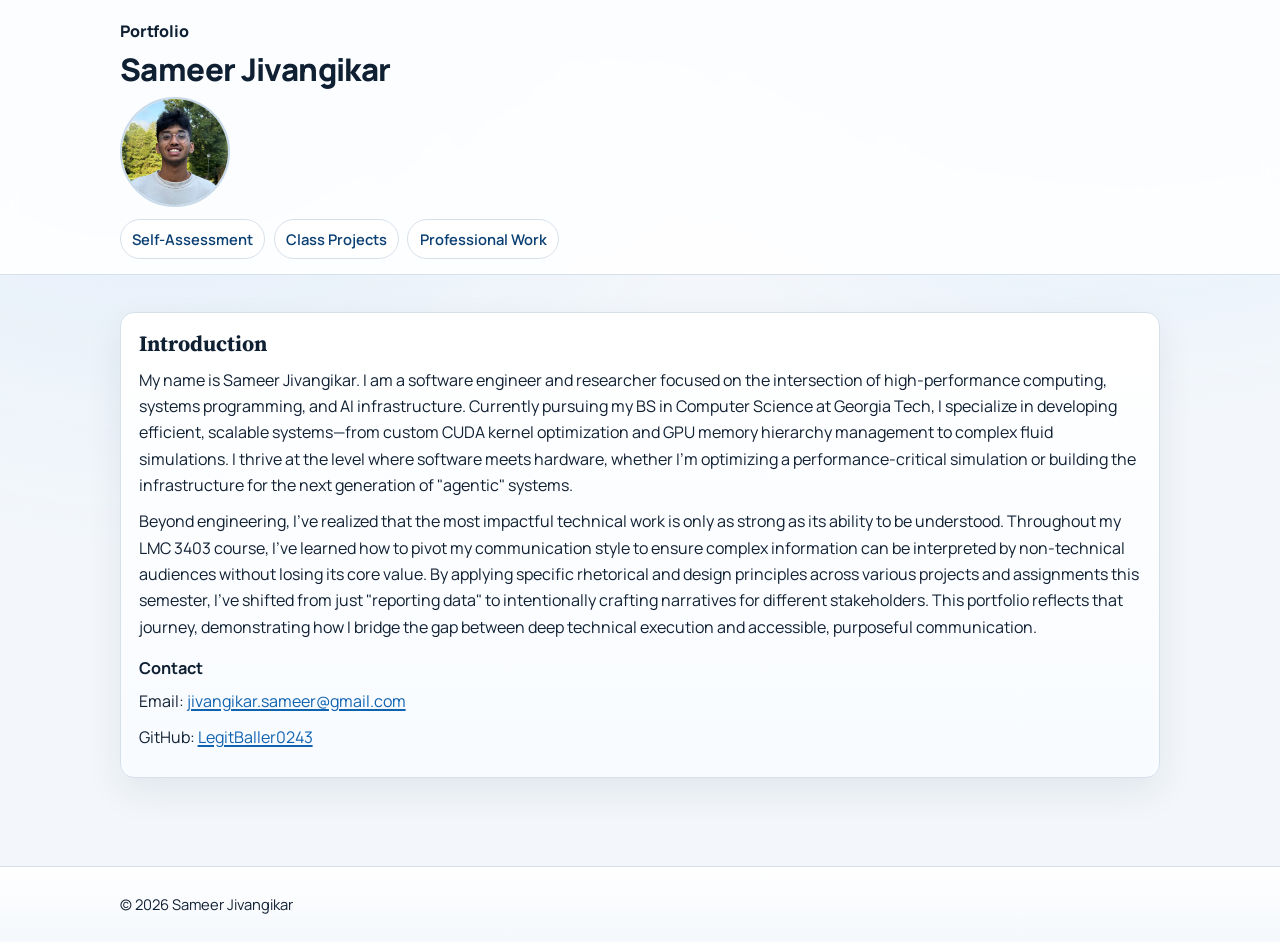
<file: index.html>
<!doctype html>
<html lang="en">
  <head>
    <meta charset="UTF-8" />
    <meta name="viewport" content="width=device-width, initial-scale=1.0" />
    <title>Portfolio | Sameer Jivangikar</title>
    <link rel="stylesheet" href="css/styles.css" />
  </head>
  <body>
    <a class="skip-link" href="#main-content">Skip to main content</a>

    <header class="site-header">
      <div class="header-inner">
        <p class="site-brand"><a href="index.html">Portfolio</a></p>
        <h1>Sameer Jivangikar</h1>
        <div class="profile-circle">
          <img class="profile-image" src="profile.jpg" alt="Profile photo of Sameer Jivangikar" />
        </div>
        <nav aria-label="Primary">
          <ul>
            <li><a href="self-assessment.html">Self-Assessment</a></li>
            <li><a href="class-projects.html">Class Projects</a></li>
            <li><a href="professional-work.html">Professional Work</a></li>
          </ul>
        </nav>
      </div>
    </header>

    <main id="main-content">
      <div class="main-inner">
        <section aria-labelledby="intro-heading">
          <h2 id="intro-heading">Introduction</h2>
          <p>
          My name is Sameer Jivangikar. I am a software engineer and researcher focused on the intersection of high-performance computing, systems programming, and AI infrastructure. 
          Currently pursuing my BS in Computer Science at Georgia Tech, I specialize in developing efficient, scalable systems—from custom CUDA kernel optimization and GPU memory hierarchy management to complex fluid simulations. 
          I thrive at the level where software meets hardware, whether I'm optimizing a performance-critical simulation or building the infrastructure for the next generation of "agentic" systems. </p>
          <p>
          Beyond engineering, I’ve realized that the most impactful technical work is only as strong as its ability to be understood. Throughout my LMC 3403 course, I’ve learned how to pivot my communication style to ensure complex information can be interpreted by non-technical audiences without losing its core value. 
          By applying specific rhetorical and design principles across various projects and assignments this semester, I’ve shifted from just "reporting data" to intentionally crafting narratives for different stakeholders. 
          This portfolio reflects that journey, demonstrating how I bridge the gap between deep technical execution and accessible, purposeful communication.
          </p>
          <h3>Contact</h3>
          <p>Email: <a class="inline-link" href="mailto:jivangikar.sameer@gmail.com">jivangikar.sameer@gmail.com</a></p>
          <p>GitHub: <a class="inline-link" href="https://github.com/LegitBaller0243" target="_blank" rel="noopener noreferrer">LegitBaller0243</a></p>
        </section>
      </div>
    </main>

    <footer class="site-footer">
      <div class="footer-inner small">
        <p>© 2026 Sameer Jivangikar</p>
      </div>
    </footer>
  </body>
</html>
</file>
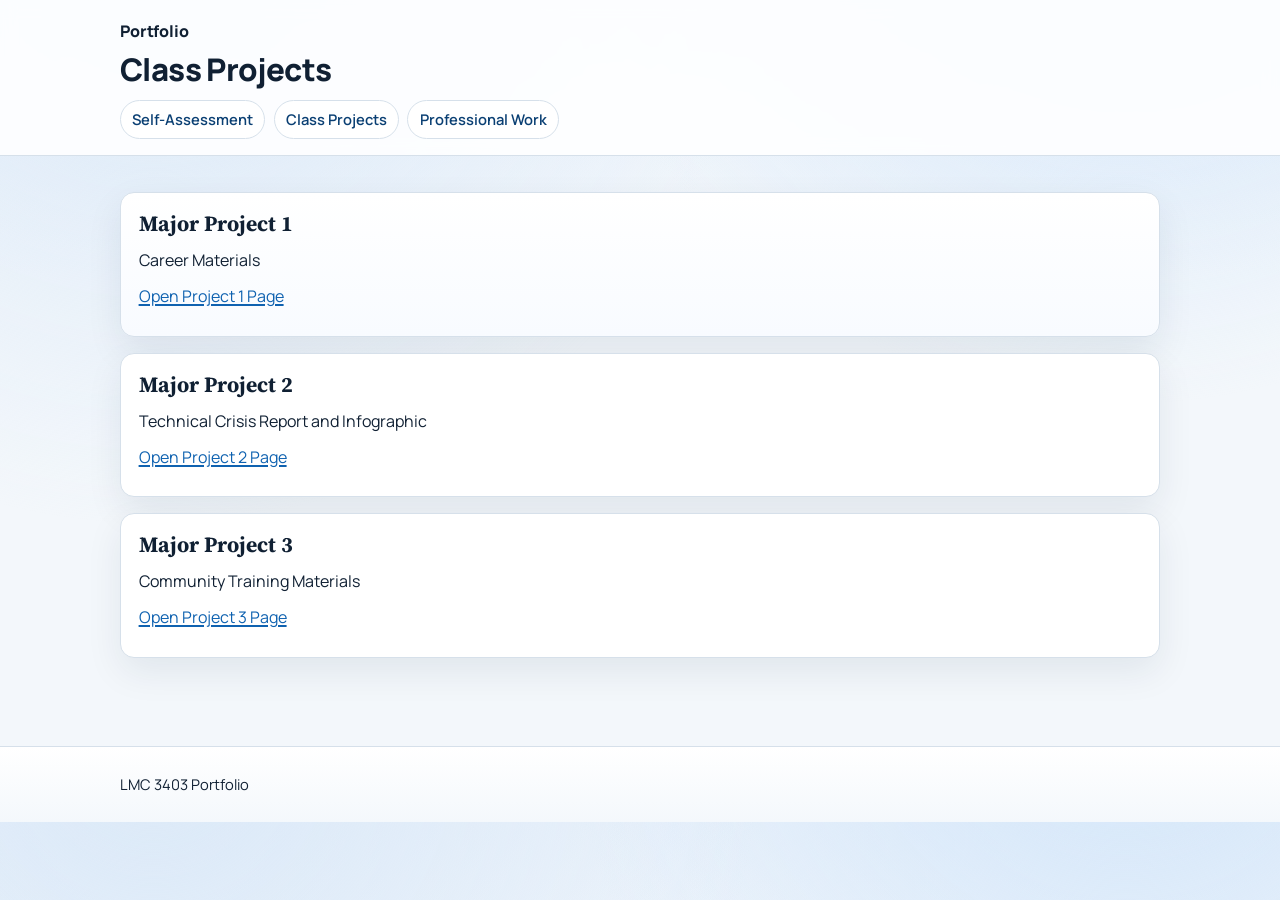
<file: class-projects.html>
<!doctype html>
<html lang="en">
  <head>
    <meta charset="UTF-8" />
    <meta name="viewport" content="width=device-width, initial-scale=1.0" />
    <title>Portfolio | Class Projects</title>
    <link rel="stylesheet" href="css/styles.css" />
  </head>
  <body>
    <a class="skip-link" href="#main-content">Skip to main content</a>

    <header class="site-header">
      <div class="header-inner">
        <p class="site-brand"><a href="index.html">Portfolio</a></p>
        <h1>Class Projects</h1>
        <nav aria-label="Primary">
          <ul>
            <li><a href="self-assessment.html">Self-Assessment</a></li>
            <li><a href="class-projects.html">Class Projects</a></li>
            <li><a href="professional-work.html">Professional Work</a></li>
          </ul>
        </nav>
      </div>
    </header>

    <main id="main-content">
      <div class="main-inner">
        <section>
          <h2>Major Project 1</h2>
          <p>Career Materials</p>
          <p><a class="inline-link" href="projects/project-1.html">Open Project 1 Page</a></p>
        </section>

        <section>
          <h2>Major Project 2</h2>
          <p>Technical Crisis Report and Infographic</p>
          <p><a class="inline-link" href="projects/project-2.html">Open Project 2 Page</a></p>
        </section>

        <section>
          <h2>Major Project 3</h2>
          <p>Community Training Materials</p>
          <p><a class="inline-link" href="projects/project-3.html">Open Project 3 Page</a></p>
        </section>
      </div>
    </main>

    <footer class="site-footer">
      <div class="footer-inner small">
        <p>LMC 3403 Portfolio</p>
      </div>
    </footer>
  </body>
</html>
</file>
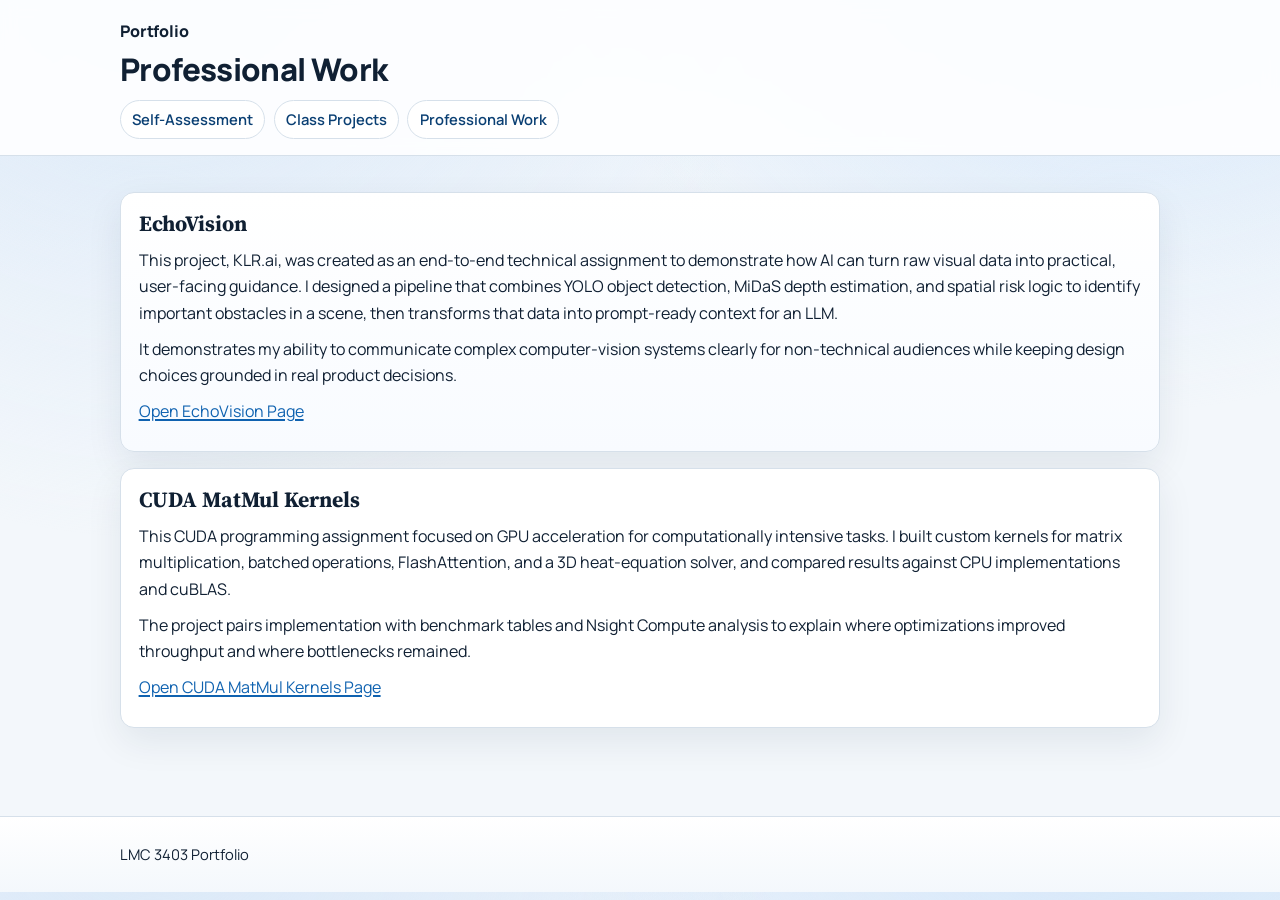
<file: professional-work.html>
<!doctype html>
<html lang="en">
  <head>
    <meta charset="UTF-8" />
    <meta name="viewport" content="width=device-width, initial-scale=1.0" />
    <title>Portfolio | Professional Work</title>
    <link rel="stylesheet" href="css/styles.css" />
  </head>
  <body>
    <a class="skip-link" href="#main-content">Skip to main content</a>

    <header class="site-header">
      <div class="header-inner">
        <p class="site-brand"><a href="index.html">Portfolio</a></p>
        <h1>Professional Work</h1>
        <nav aria-label="Primary">
          <ul>
            <li><a href="self-assessment.html">Self-Assessment</a></li>
            <li><a href="class-projects.html">Class Projects</a></li>
            <li><a href="professional-work.html">Professional Work</a></li>
          </ul>
        </nav>
      </div>
    </header>

    <main id="main-content">
      <div class="main-inner">
        <section>
          <h2>EchoVision</h2>
          <p>This project, KLR.ai, was created as an end-to-end technical assignment to demonstrate how AI can turn raw visual data into practical, user-facing guidance. I designed a pipeline that combines YOLO object detection, MiDaS depth estimation, and spatial risk logic to identify important obstacles in a scene, then transforms that data into prompt-ready context for an LLM.</p>
          <p>It demonstrates my ability to communicate complex computer-vision systems clearly for non-technical audiences while keeping design choices grounded in real product decisions.</p>
          <p><a class="inline-link" href="professional/proj-a.html">Open EchoVision Page</a></p>
        </section>

        <section>
          <h2>CUDA MatMul Kernels</h2>
          <p>This CUDA programming assignment focused on GPU acceleration for computationally intensive tasks. I built custom kernels for matrix multiplication, batched operations, FlashAttention, and a 3D heat-equation solver, and compared results against CPU implementations and cuBLAS.</p>
          <p>The project pairs implementation with benchmark tables and Nsight Compute analysis to explain where optimizations improved throughput and where bottlenecks remained.</p>
          <p><a class="inline-link" href="professional/proj-b.html">Open CUDA MatMul Kernels Page</a></p>
        </section>
      </div>
    </main>

    <footer class="site-footer">
      <div class="footer-inner small">
        <p>LMC 3403 Portfolio</p>
      </div>
    </footer>
  </body>
</html>
</file>
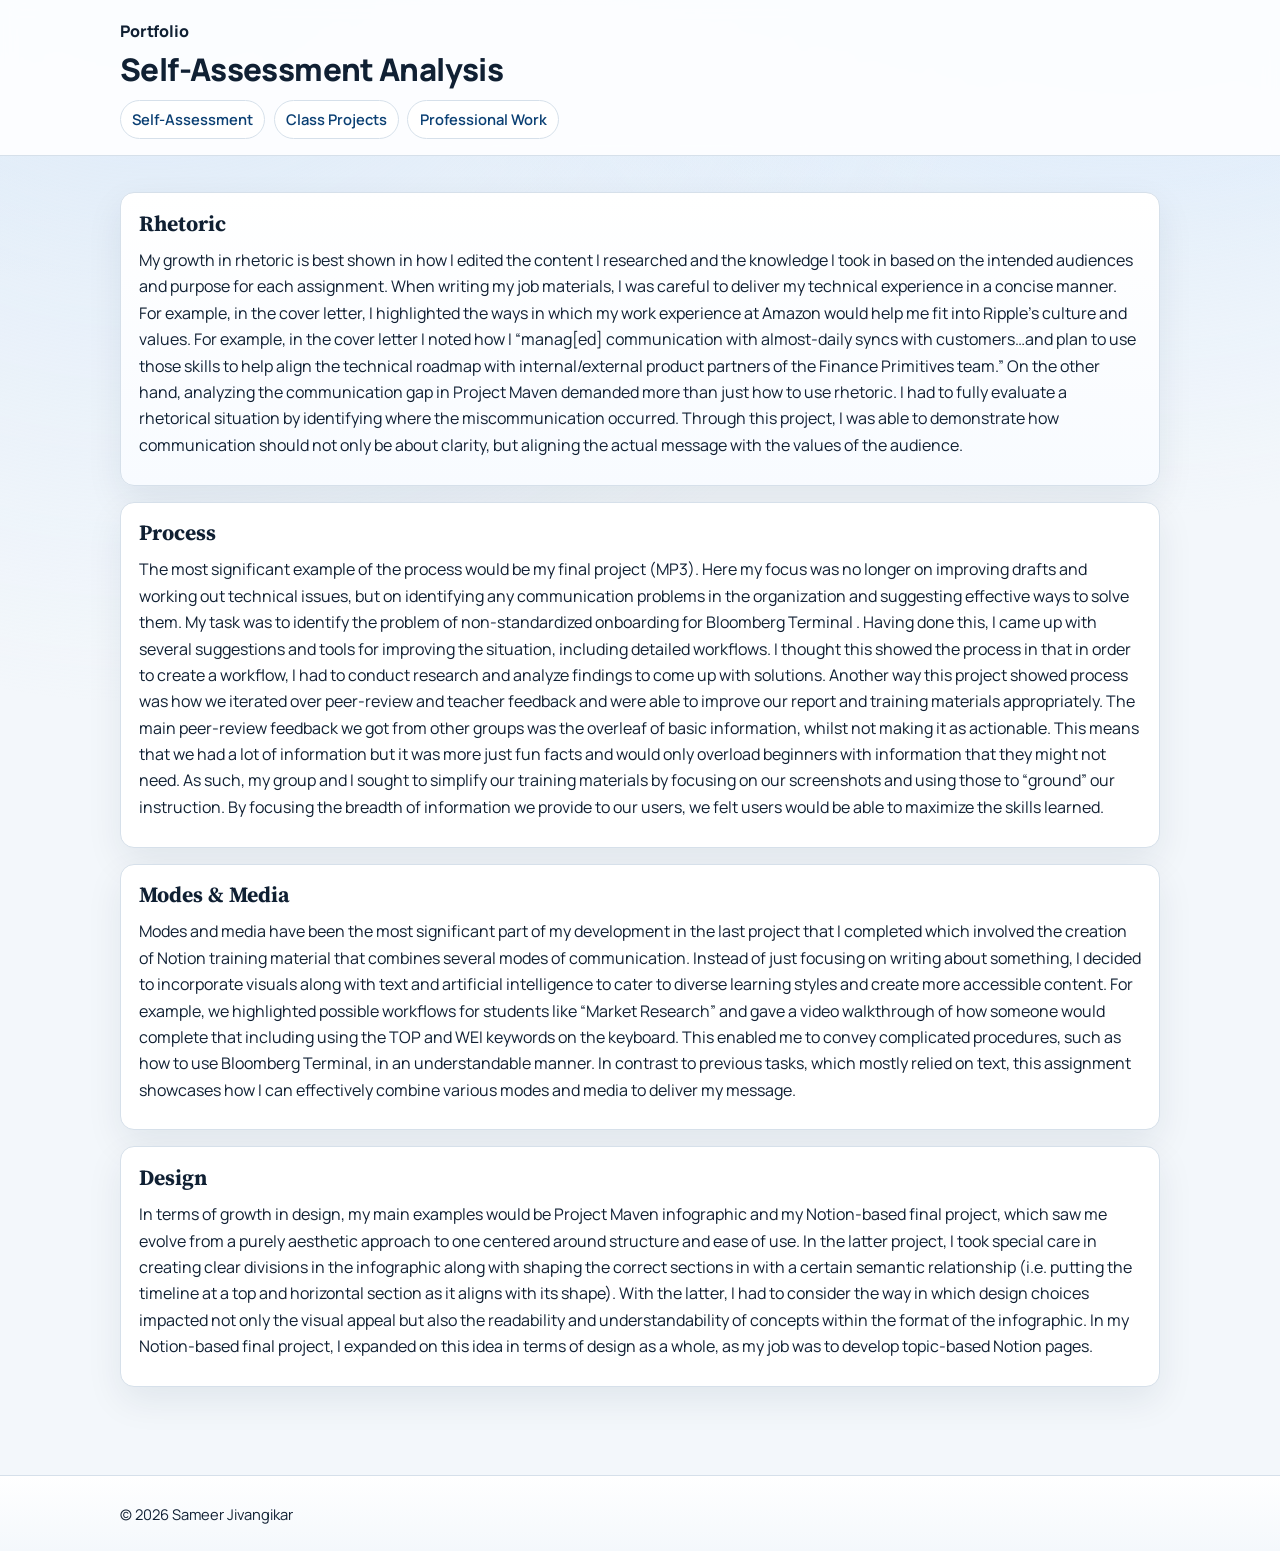
<file: self-assessment.html>
<!doctype html>
<html lang="en">
  <head>
    <meta charset="UTF-8" />
    <meta name="viewport" content="width=device-width, initial-scale=1.0" />
    <title>Portfolio | Self-Assessment</title>
    <link rel="stylesheet" href="css/styles.css" />
  </head>
  <body>
    <a class="skip-link" href="#main-content">Skip to main content</a>

    <header class="site-header">
      <div class="header-inner">
        <p class="site-brand"><a href="index.html">Portfolio</a></p>
        <h1>Self-Assessment Analysis</h1>
        <nav aria-label="Primary">
          <ul>
            <li><a href="self-assessment.html">Self-Assessment</a></li>
            <li><a href="class-projects.html">Class Projects</a></li>
            <li><a href="professional-work.html">Professional Work</a></li>
          </ul>
        </nav>
      </div>
    </header>

    <main id="main-content">
      <div class="main-inner">
        <section>
          <h2>Rhetoric</h2>
          <p>My growth in rhetoric is best shown in how I edited the content I researched and the knowledge I took in based on the intended audiences and purpose for each assignment. When writing my job materials, I was careful to deliver my technical experience in a concise manner. For example, in the cover letter, I highlighted the ways in which my work experience at Amazon would help me fit into Ripple’s culture and values. For example, in the cover letter I noted how I “manag[ed] communication with almost-daily syncs with customers…and plan to use those skills to help align the technical roadmap with internal/external product partners of the Finance Primitives team.” On the other hand, analyzing the communication gap in Project Maven demanded more than just how to use rhetoric. I had to fully evaluate a rhetorical situation by identifying where the miscommunication occurred. Through this project, I was able to demonstrate how communication should not only be about clarity, but aligning the actual message with the values of the audience.</p>
        </section>

        <section>
          <h2>Process</h2>
          <p>The most significant example of the process would be my final project (MP3). Here my focus was no longer on improving drafts and working out technical issues, but on identifying any communication problems in the organization and suggesting effective ways to solve them. My task was to identify the problem of non-standardized onboarding for Bloomberg Terminal . Having done this, I came up with several suggestions and tools for improving the situation, including detailed workflows. I thought this showed the process in that in order to create a workflow, I had to conduct research and analyze findings to come up with solutions. Another way this project showed process was how we iterated over peer-review and teacher feedback and were able to improve our report and training materials appropriately. The main peer-review feedback we got from other groups was the overleaf of basic information, whilst not making it as actionable. This means that we had a lot of information but it was more just fun facts and would only overload beginners with information that they might not need. As such, my group and I sought to simplify our training materials by focusing on our screenshots and using those to “ground” our instruction. By focusing the breadth of information we provide to our users, we felt users would be able to maximize the skills learned.
</p>
        </section>

        <section>
          <h2>Modes &amp; Media</h2>
          <p>Modes and media have been the most significant part of my development in the last project that I completed which involved the creation of Notion training material that combines several modes of communication. Instead of just focusing on writing about something, I decided to incorporate visuals along with text and artificial intelligence to cater to diverse learning styles and create more accessible content. For example, we highlighted possible workflows for students like “Market Research” and gave a video walkthrough of how someone would complete that including using the TOP and WEI keywords on the keyboard. This enabled me to convey complicated procedures, such as how to use Bloomberg Terminal, in an understandable manner. In contrast to previous tasks, which mostly relied on text, this assignment showcases how I can effectively combine various modes and media to deliver my message.
</p>
        </section>

        <section>
          <h2>Design</h2>
          <p>In terms of growth in design, my main examples would be Project Maven infographic and my Notion-based final project, which saw me evolve from a purely aesthetic approach to one centered around structure and ease of use. In the latter project, I took special care in creating clear divisions in the infographic along with shaping the correct sections in with a certain semantic relationship (i.e. putting the timeline at a top and horizontal section as it aligns with its shape). With the latter, I had to consider the way in which design choices impacted not only the visual appeal but also the readability and understandability of concepts within the format of the infographic. In my Notion-based final project, I expanded on this idea in terms of design as a whole, as my job was to develop topic-based Notion pages.
</p>
        </section>
      </div>
    </main>

    <footer class="site-footer">
      <div class="footer-inner small">
        <p>© 2026 Sameer Jivangikar</p>
      </div>
    </footer>
  </body>
</html>
</file>
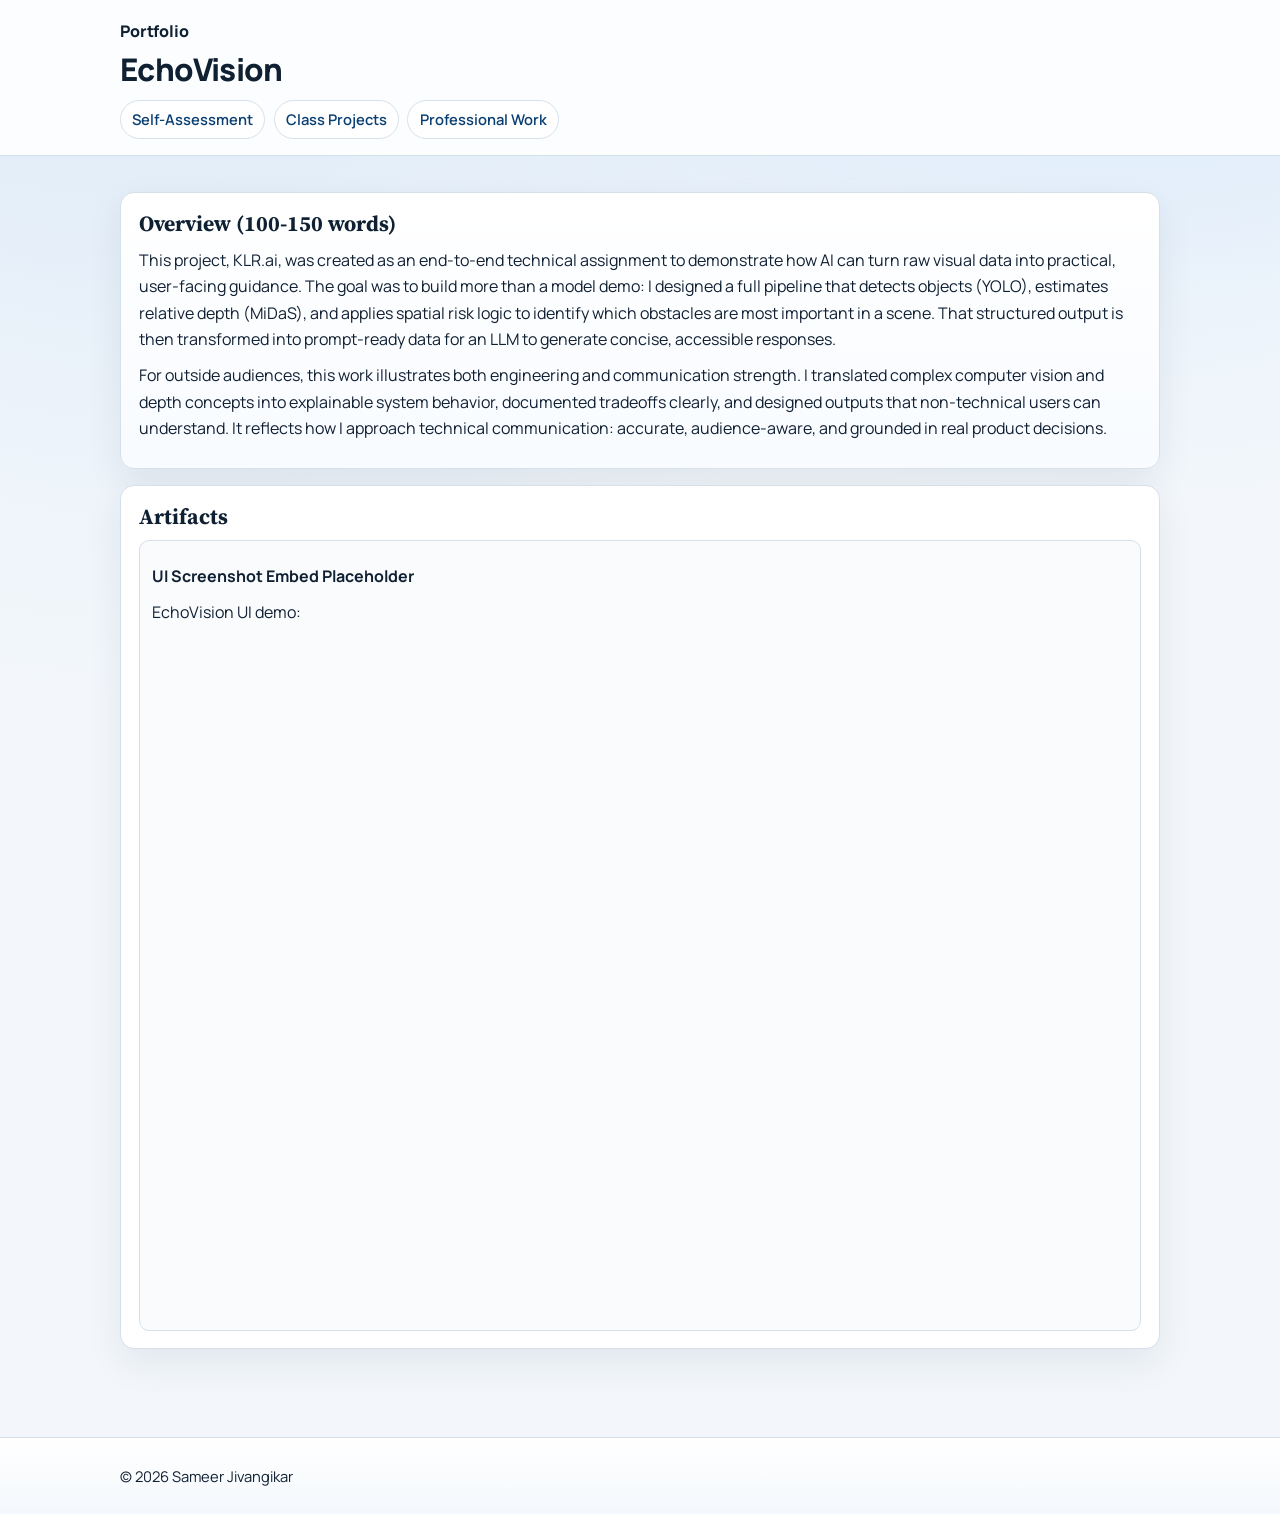
<file: professional/proj-a.html>
<!doctype html>
<html lang="en">
  <head>
    <meta charset="UTF-8" />
    <meta name="viewport" content="width=device-width, initial-scale=1.0" />
    <title>Portfolio | EchoVision</title>
    <link rel="stylesheet" href="../css/styles.css" />
  </head>
  <body>
    <a class="skip-link" href="#main-content">Skip to main content</a>

    <header class="site-header">
      <div class="header-inner">
        <p class="site-brand"><a href="../index.html">Portfolio</a></p>
        <h1>EchoVision</h1>
        <nav aria-label="Primary">
          <ul>
            <li><a href="../self-assessment.html">Self-Assessment</a></li>
            <li><a href="../class-projects.html">Class Projects</a></li>
            <li><a href="../professional-work.html">Professional Work</a></li>
          </ul>
        </nav>
      </div>
    </header>

    <main id="main-content">
      <div class="main-inner">
        <section>
          <h2>Overview (100-150 words)</h2>
          <p>This project, KLR.ai, was created as an end-to-end technical assignment to demonstrate how AI can turn raw visual data into practical, user-facing guidance. The goal was to build more than a model demo: I designed a full pipeline that detects objects (YOLO), estimates relative depth (MiDaS), and applies spatial risk logic to identify which obstacles are most important in a scene. That structured output is then transformed into prompt-ready data for an LLM to generate concise, accessible responses.</p>
          <p>For outside audiences, this work illustrates both engineering and communication strength. I translated complex computer vision and depth concepts into explainable system behavior, documented tradeoffs clearly, and designed outputs that non-technical users can understand. It reflects how I approach technical communication: accurate, audience-aware, and grounded in real product decisions.</p>
        </section>

        <section>
          <h2>Artifacts</h2>
          <div class="card">
            <p><strong>UI Screenshot Embed Placeholder</strong></p>
            <p>EchoVision UI demo:</p>
            <div style="max-width: 380px; margin: 0 auto;">
              <iframe src="https://www.youtube.com/embed/mYGHp55yoJ0" width="100%" height="676" title="EchoVision UI Demo" allow="accelerometer; autoplay; clipboard-write; encrypted-media; gyroscope; picture-in-picture; web-share" allowfullscreen style="border: 0; border-radius: 12px;"></iframe>
            </div>
          </div>
        </section>

      </div>
    </main>

    <footer class="site-footer">
      <div class="footer-inner small"><p>© 2026 Sameer Jivangikar</p></div>
    </footer>
  </body>
</html>
</file>
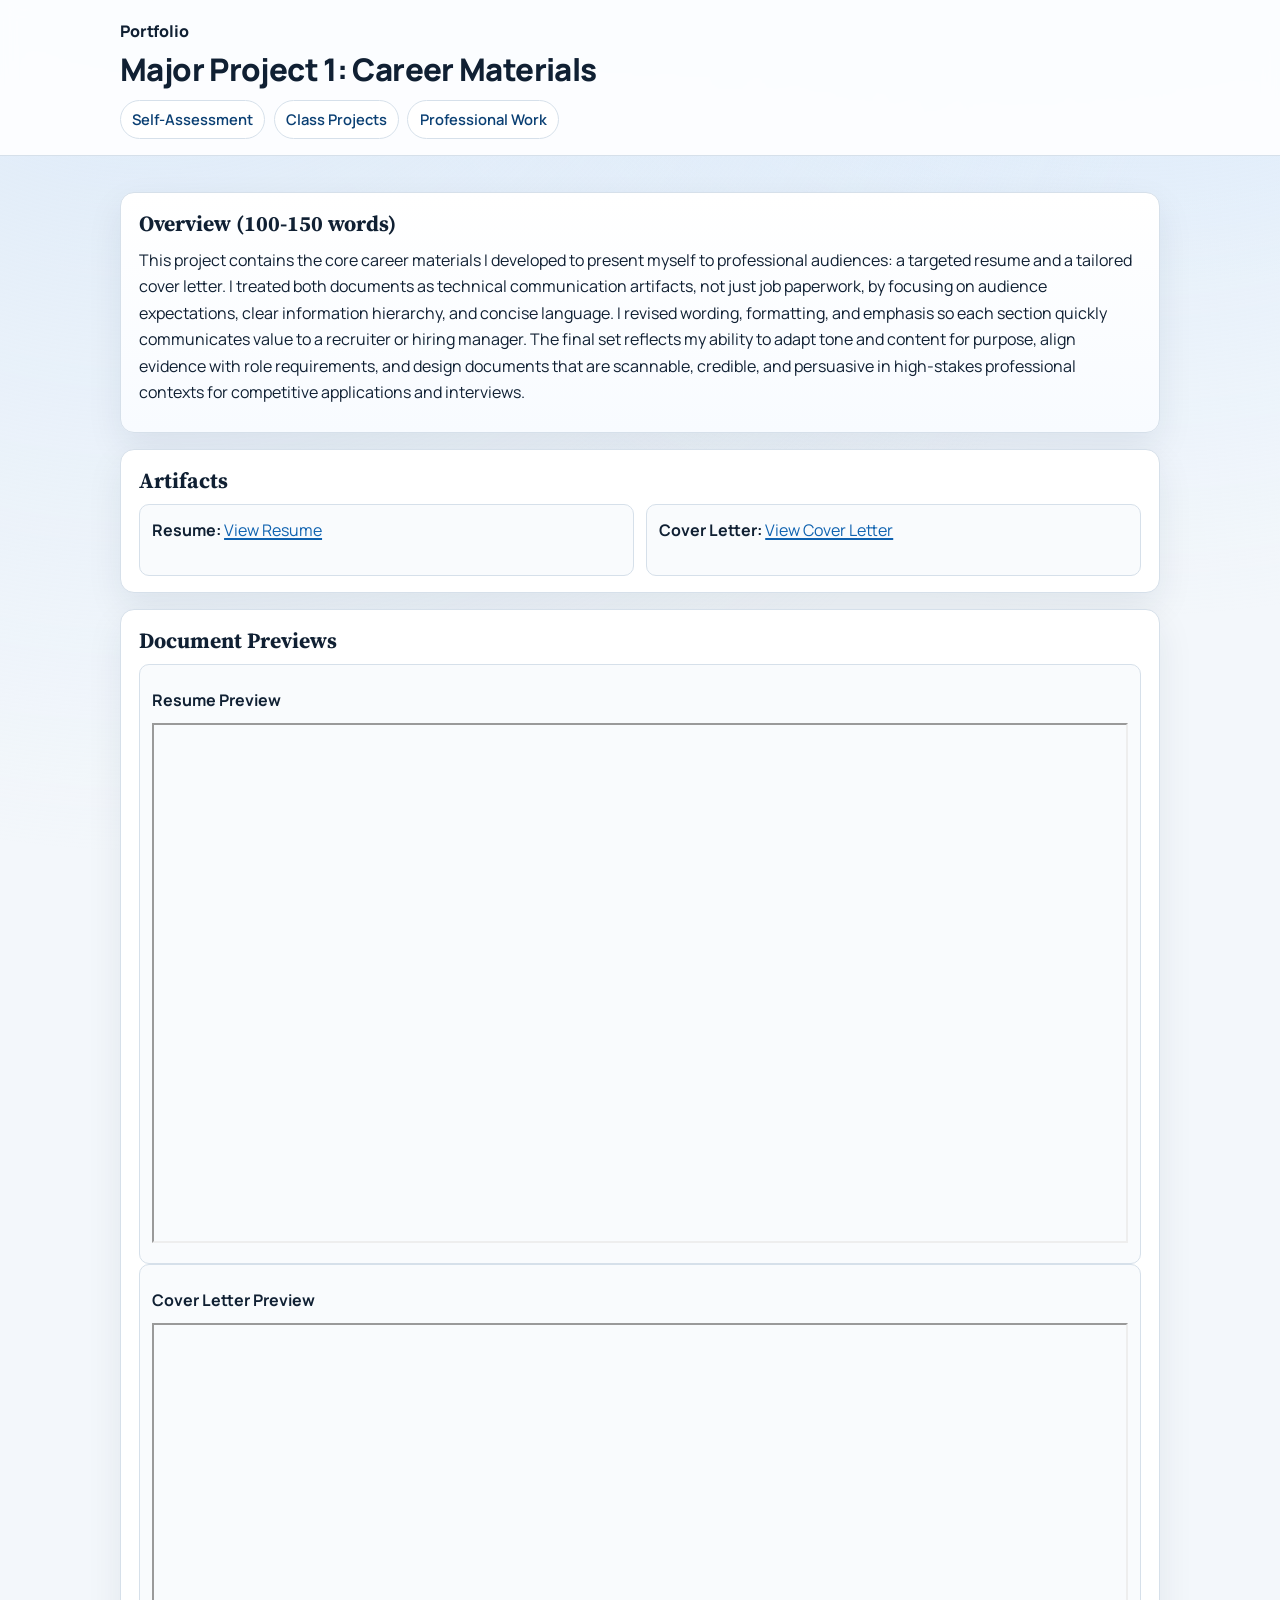
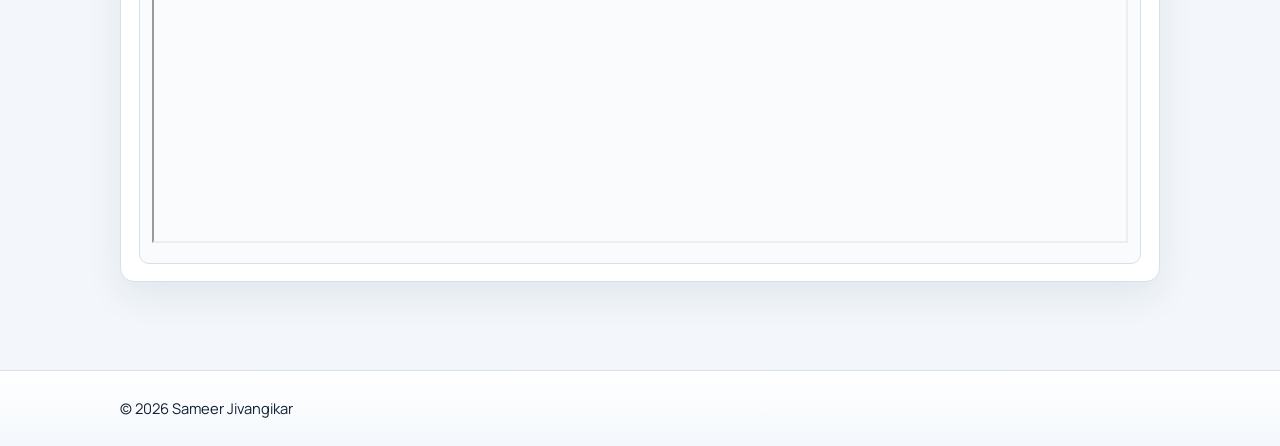
<file: projects/project-1.html>
<!doctype html>
<html lang="en">
  <head>
    <meta charset="UTF-8" />
    <meta name="viewport" content="width=device-width, initial-scale=1.0" />
    <title>Portfolio | Major Project 1</title>
    <link rel="stylesheet" href="../css/styles.css" />
  </head>
  <body>
    <a class="skip-link" href="#main-content">Skip to main content</a>

    <header class="site-header">
      <div class="header-inner">
        <p class="site-brand"><a href="../index.html">Portfolio</a></p>
        <h1>Major Project 1: Career Materials</h1>
        <nav aria-label="Primary">
          <ul>
            <li><a href="../self-assessment.html">Self-Assessment</a></li>
            <li><a href="../class-projects.html">Class Projects</a></li>
            <li><a href="../professional-work.html">Professional Work</a></li>
          </ul>
        </nav>
      </div>
    </header>

    <main id="main-content">
      <div class="main-inner">
        <section>
          <h2>Overview (100-150 words)</h2>
          <p>This project contains the core career materials I developed to present myself to professional audiences: a targeted resume and a tailored cover letter. I treated both documents as technical communication artifacts, not just job paperwork, by focusing on audience expectations, clear information hierarchy, and concise language. I revised wording, formatting, and emphasis so each section quickly communicates value to a recruiter or hiring manager. The final set reflects my ability to adapt tone and content for purpose, align evidence with role requirements, and design documents that are scannable, credible, and persuasive in high-stakes professional contexts for competitive applications and interviews.</p>
        </section>

        <section>
          <h2>Artifacts</h2>
          <div class="grid">
            <article class="card"><strong>Resume:</strong> <a class="inline-link" href="https://drive.google.com/file/d/16jE3p8IwLImlCNCS3lJAqUYhVsC-u-1Q/view?usp=sharing" target="_blank" rel="noopener noreferrer">View Resume</a></article>
            <article class="card"><strong>Cover Letter:</strong> <a class="inline-link" href="https://drive.google.com/file/d/1OrQacLTSi1Yu9prdsLPoK5rzHw_WU1It/view?usp=sharing" target="_blank" rel="noopener noreferrer">View Cover Letter</a></article>
          </div>
        </section>

        <section>
          <h2>Document Previews</h2>
          <div class="card">
            <p><strong>Resume Preview</strong></p>
            <iframe src="https://drive.google.com/file/d/16jE3p8IwLImlCNCS3lJAqUYhVsC-u-1Q/preview" width="100%" height="520" title="Project 1 Resume Preview"></iframe>
          </div>
          <div class="card">
            <p><strong>Cover Letter Preview</strong></p>
            <iframe src="https://drive.google.com/file/d/1OrQacLTSi1Yu9prdsLPoK5rzHw_WU1It/preview" width="100%" height="520" title="Project 1 Cover Letter Preview"></iframe>
          </div>
        </section>
      </div>
    </main>

    <footer class="site-footer">
      <div class="footer-inner small"><p>© 2026 Sameer Jivangikar</p></div>
    </footer>
  </body>
</html>
</file>
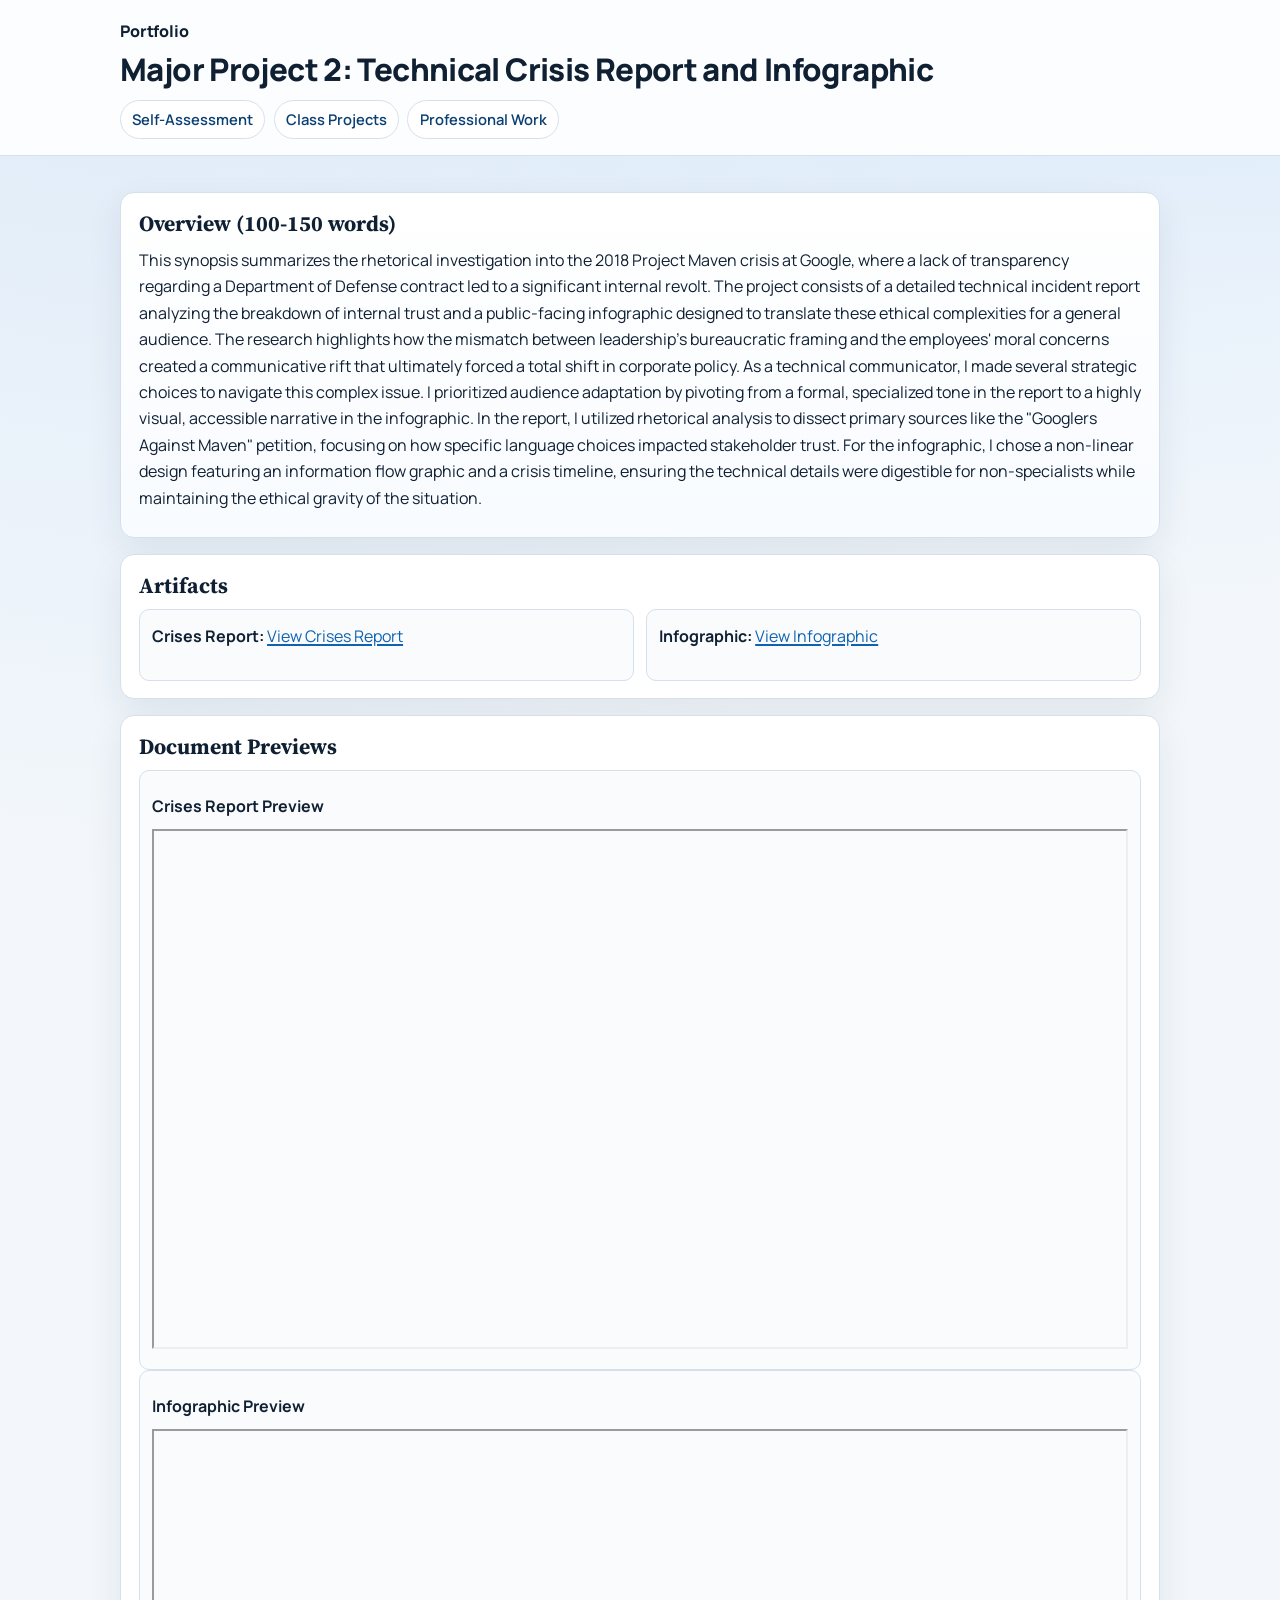
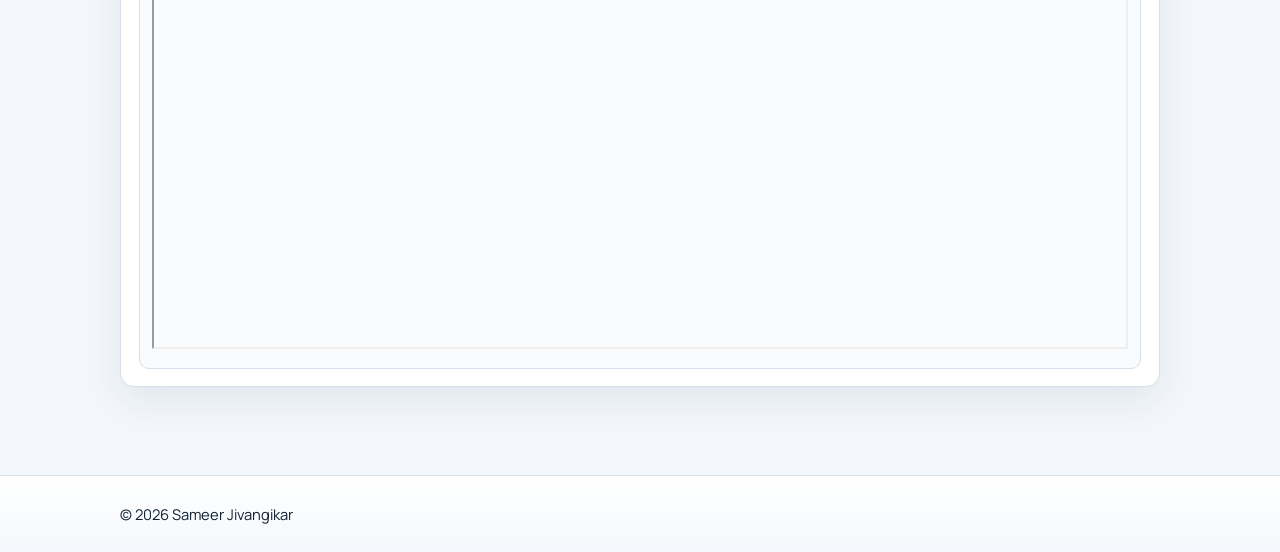
<file: projects/project-2.html>
<!doctype html>
<html lang="en">
  <head>
    <meta charset="UTF-8" />
    <meta name="viewport" content="width=device-width, initial-scale=1.0" />
    <title>Portfolio | Major Project 2</title>
    <link rel="stylesheet" href="../css/styles.css" />
  </head>
  <body>
    <a class="skip-link" href="#main-content">Skip to main content</a>

    <header class="site-header">
      <div class="header-inner">
        <p class="site-brand"><a href="../index.html">Portfolio</a></p>
        <h1>Major Project 2: Technical Crisis Report and Infographic</h1>
        <nav aria-label="Primary">
          <ul>
            <li><a href="../self-assessment.html">Self-Assessment</a></li>
            <li><a href="../class-projects.html">Class Projects</a></li>
            <li><a href="../professional-work.html">Professional Work</a></li>
          </ul>
        </nav>
      </div>
    </header>

    <main id="main-content">
      <div class="main-inner">
        <section>
          <h2>Overview (100-150 words)</h2>
          <p>This synopsis summarizes the rhetorical investigation into the 2018 Project Maven crisis at Google, where a lack of transparency regarding a Department of Defense contract led to a significant internal revolt. The project consists of a detailed technical incident report analyzing the breakdown of internal trust and a public-facing infographic designed to translate these ethical complexities for a general audience. The research highlights how the mismatch between leadership’s bureaucratic framing and the employees' moral concerns created a communicative rift that ultimately forced a total shift in corporate policy. 
            As a technical communicator, I made several strategic choices to navigate this complex issue. I prioritized audience adaptation by pivoting from a formal, specialized tone in the report to a highly visual, accessible narrative in the infographic. In the report, I utilized rhetorical analysis to dissect primary sources like the "Googlers Against Maven" petition, focusing on how specific language choices impacted stakeholder trust. For the infographic, I chose a non-linear design featuring an information flow graphic and a crisis timeline, ensuring the technical details were digestible for non-specialists while maintaining the ethical gravity of the situation.</p>
        </section>

        <section>
          <h2>Artifacts</h2>
          <div class="grid">
            <article class="card"><strong>Crises Report:</strong> <a class="inline-link" href="https://docs.google.com/document/d/14kfXsA1wu8BQXaNpSYEIeeBp5XQCSRKa6QDIJ8u10KE/edit?tab=t.0" target="_blank" rel="noopener noreferrer">View Crises Report</a></article>
            <article class="card"><strong>Infographic:</strong> <a class="inline-link" href="https://drive.google.com/file/d/1eTJaa-fZpmm6hBdf_TI-z3NzpcrwlToE/view?usp=sharing" target="_blank" rel="noopener noreferrer">View Infographic</a></article>
          </div>
        </section>

        <section>
          <h2>Document Previews</h2>
          <div class="card">
            <p><strong>Crises Report Preview</strong></p>
            <iframe src="https://docs.google.com/document/d/14kfXsA1wu8BQXaNpSYEIeeBp5XQCSRKa6QDIJ8u10KE/preview" width="100%" height="520" title="Project 2 Crises Report Preview"></iframe>
          </div>
          <div class="card">
            <p><strong>Infographic Preview</strong></p>
            <iframe src="https://drive.google.com/file/d/1eTJaa-fZpmm6hBdf_TI-z3NzpcrwlToE/preview" width="100%" height="520" title="Project 2 Infographic Preview"></iframe>
          </div>
        </section>
      </div>
    </main>

    <footer class="site-footer">
      <div class="footer-inner small"><p>© 2026 Sameer Jivangikar</p></div>
    </footer>
  </body>
</html>
</file>
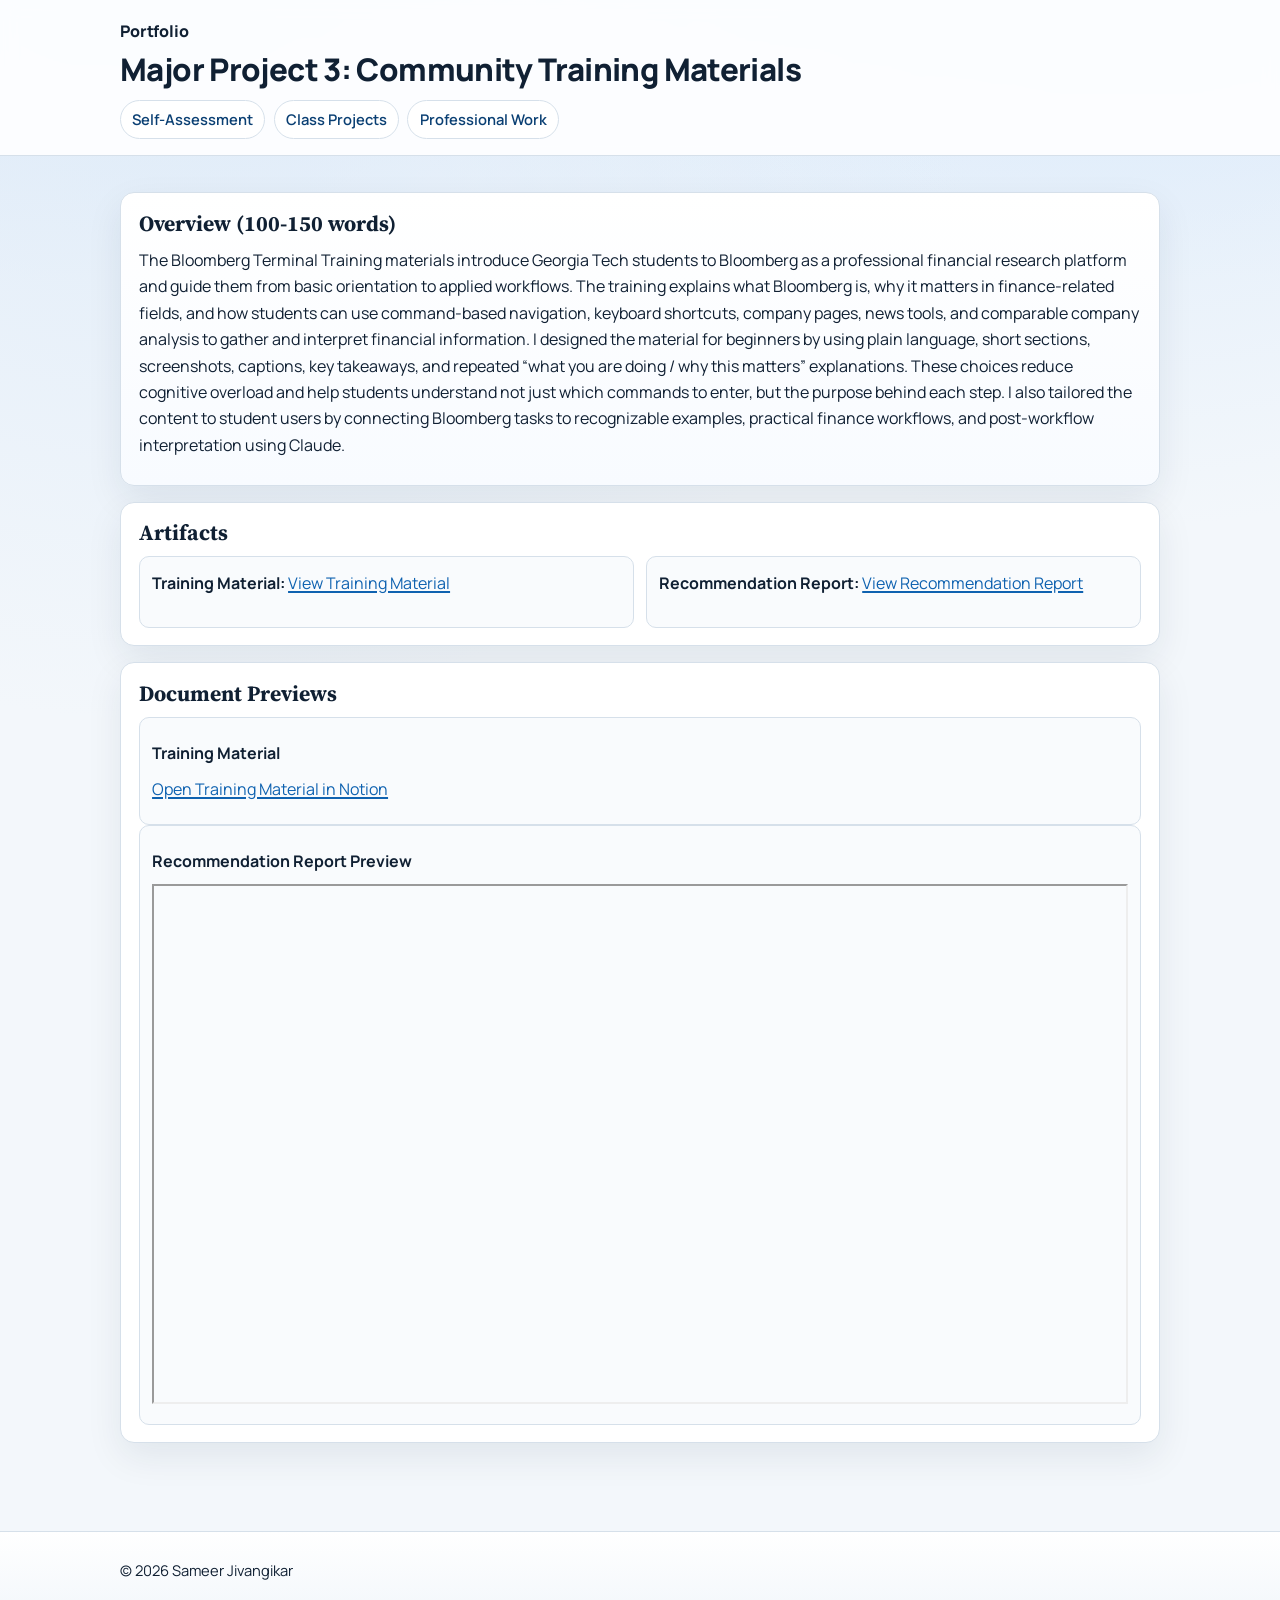
<file: projects/project-3.html>
<!doctype html>
<html lang="en">
  <head>
    <meta charset="UTF-8" />
    <meta name="viewport" content="width=device-width, initial-scale=1.0" />
    <title>Portfolio | Major Project 3</title>
    <link rel="stylesheet" href="../css/styles.css" />
  </head>
  <body>
    <a class="skip-link" href="#main-content">Skip to main content</a>

    <header class="site-header">
      <div class="header-inner">
        <p class="site-brand"><a href="../index.html">Portfolio</a></p>
        <h1>Major Project 3: Community Training Materials</h1>
        <nav aria-label="Primary">
          <ul>
            <li><a href="../self-assessment.html">Self-Assessment</a></li>
            <li><a href="../class-projects.html">Class Projects</a></li>
            <li><a href="../professional-work.html">Professional Work</a></li>
          </ul>
        </nav>
      </div>
    </header>

    <main id="main-content">
      <div class="main-inner">
        <section>
          <h2>Overview (100-150 words)</h2>
          <p>The Bloomberg Terminal Training materials introduce Georgia Tech students to Bloomberg as a professional financial research platform and guide them from basic orientation to applied workflows. The training explains what Bloomberg is, why it matters in finance-related fields, and how students can use command-based navigation, keyboard shortcuts, company pages, news tools, and comparable company analysis to gather and interpret financial information. I designed the material for beginners by using plain language, short sections, screenshots, captions, key takeaways, and repeated “what you are doing / why this matters” explanations. These choices reduce cognitive overload and help students understand not just which commands to enter, but the purpose behind each step. I also tailored the content to student users by connecting Bloomberg tasks to recognizable examples, practical finance workflows, and post-workflow interpretation using Claude.</p>
        </section>

        <section>
          <h2>Artifacts</h2>
          <div class="grid">
            <article class="card"><strong>Training Material:</strong> <a class="inline-link" href="https://www.notion.so/Bloomberg-Terminal-Training-Georgia-Tech-343db3a5a85180508f32c4e665526b69?source=copy_link" target="_blank" rel="noopener noreferrer">View Training Material</a></article>
            <article class="card"><strong>Recommendation Report:</strong> <a class="inline-link" href="https://docs.google.com/document/d/1vcCDRI1IeLSz7KvcK6R_ifAZapj85GccmbttV59V2wM/edit?usp=sharing" target="_blank" rel="noopener noreferrer">View Recommendation Report</a></article>
          </div>
        </section>

        <section>
          <h2>Document Previews</h2>
          <div class="card">
            <p><strong>Training Material</strong></p>
            <p><a class="inline-link" href="https://www.notion.so/Bloomberg-Terminal-Training-Georgia-Tech-343db3a5a85180508f32c4e665526b69?source=copy_link" target="_blank" rel="noopener noreferrer">Open Training Material in Notion</a></p>
          </div>
          <div class="card">
            <p><strong>Recommendation Report Preview</strong></p>
            <iframe src="https://docs.google.com/document/d/1vcCDRI1IeLSz7KvcK6R_ifAZapj85GccmbttV59V2wM/preview" width="100%" height="520" title="Project 3 Recommendation Report Preview"></iframe>
          </div>
        </section>
      </div>
    </main>

    <footer class="site-footer">
      <div class="footer-inner small"><p>© 2026 Sameer Jivangikar</p></div>
    </footer>
  </body>
</html>
</file>
<file: css/styles.css>
@import url('https://fonts.googleapis.com/css2?family=Manrope:wght@400;500;700;800&family=Source+Serif+4:wght@500;600&display=swap');

:root {
  --bg: #f3f7fb;
  --bg-accent: #e9f1fa;
  --surface: #ffffff;
  --surface-soft: #f9fbfd;
  --text: #102033;
  --muted: #4b6178;
  --accent: #0f62b0;
  --accent-2: #0a3f73;
  --border: #d6e0ea;
  --shadow: 0 14px 36px rgba(12, 39, 66, 0.08);
}

* {
  box-sizing: border-box;
}

html,
body {
  margin: 0;
  padding: 0;
  color: var(--text);
  font-family: 'Manrope', 'Avenir Next', 'Segoe UI', sans-serif;
  line-height: 1.65;
  background:
    radial-gradient(circle at 12% -10%, #dbe9f8 0%, transparent 42%),
    radial-gradient(circle at 88% -20%, #d3e6fa 0%, transparent 38%),
    linear-gradient(180deg, var(--bg-accent) 0%, var(--bg) 280px);
}

.skip-link {
  position: absolute;
  left: -9999px;
  top: 0;
  background: var(--text);
  color: #fff;
  padding: 0.55rem 0.8rem;
  border-radius: 0.4rem;
}

.skip-link:focus {
  left: 0.75rem;
  top: 0.75rem;
  z-index: 1000;
}

.site-header {
  position: sticky;
  top: 0;
  z-index: 20;
  backdrop-filter: blur(8px);
  background: rgba(255, 255, 255, 0.88);
  border-bottom: 1px solid var(--border);
}

.site-footer {
  background: linear-gradient(180deg, #ffffff 0%, #f4f8fc 100%);
  border-top: 1px solid var(--border);
  margin-top: 2.5rem;
}

.header-inner,
.main-inner,
.footer-inner {
  width: min(1040px, 92vw);
  margin: 0 auto;
}

.header-inner {
  padding: 1.1rem 0 0.95rem;
}

.site-brand {
  margin: 0 0 0.35rem;
  font-weight: 800;
  letter-spacing: -0.01em;
}

.site-brand a {
  text-decoration: none;
  color: var(--text);
}

.site-brand a:hover,
.site-brand a:focus-visible {
  color: var(--accent);
}

.profile-circle {
  width: 110px;
  height: 110px;
  border-radius: 50%;
  border: 2px solid #c8d9ea;
  overflow: hidden;
  margin: 0.6rem 0 0.4rem;
  background: #f6fbff;
}

.profile-image {
  width: 100%;
  height: 100%;
  object-fit: cover;
  display: block;
}

.main-inner {
  padding: 1.3rem 0 2rem;
}

.footer-inner {
  padding: 1rem 0;
}

h1,
h2,
h3 {
  line-height: 1.22;
  margin: 0;
}

h1 {
  font-size: clamp(1.45rem, 2.5vw, 1.95rem);
  font-weight: 800;
  letter-spacing: -0.02em;
}

h2 {
  font-size: clamp(1.12rem, 1.7vw, 1.36rem);
  font-family: 'Source Serif 4', Georgia, serif;
  margin-bottom: 0.65rem;
}

h3 {
  font-size: 1.02rem;
  margin-top: 1.15rem;
}

p {
  margin: 0.6rem 0;
}

.muted {
  color: var(--muted);
}

nav ul {
  list-style: none;
  display: flex;
  flex-wrap: wrap;
  gap: 0.52rem;
  padding: 0;
  margin: 0.75rem 0 0;
}

nav a {
  display: inline-block;
  padding: 0.42rem 0.7rem;
  border-radius: 999px;
  border: 1px solid var(--border);
  text-decoration: none;
  color: var(--accent-2);
  font-weight: 600;
  font-size: 0.92rem;
  background: #fff;
  transition: all 0.18s ease;
}

nav a:hover,
nav a:focus-visible {
  border-color: #b8cee5;
  background: #edf5fe;
  color: var(--accent);
}

main section {
  background: var(--surface);
  border: 1px solid var(--border);
  border-radius: 14px;
  padding: 1.05rem 1.1rem;
  margin: 1rem 0;
  box-shadow: var(--shadow);
}

.main-inner > section:first-of-type {
  background: linear-gradient(180deg, #ffffff 0%, #f8fbff 100%);
}

.todo {
  background: #eaf3ff;
  border: 1px solid #cadef7;
  border-left: 4px solid var(--accent);
  border-radius: 10px;
  padding: 0.72rem 0.8rem;
  margin: 0.9rem 0;
}

.grid {
  display: grid;
  grid-template-columns: repeat(auto-fit, minmax(220px, 1fr));
  gap: 0.72rem;
}

.card {
  border: 1px solid var(--border);
  border-radius: 10px;
  padding: 0.78rem;
  background: var(--surface-soft);
  min-height: 72px;
}

.inline-link {
  color: var(--accent);
  text-decoration: underline;
  text-decoration-thickness: 1.5px;
  text-underline-offset: 2px;
  word-break: break-word;
}

.small {
  font-size: 0.92rem;
}

.markdown-viewer {
  margin-top: 0.85rem;
  padding: 0.9rem;
  border: 1px solid var(--border);
  border-radius: 10px;
  background: #ffffff;
  max-height: 700px;
  overflow: auto;
}

.markdown-viewer h1,
.markdown-viewer h2,
.markdown-viewer h3 {
  margin-top: 1rem;
}

.markdown-viewer table {
  width: 100%;
  border-collapse: collapse;
  margin: 0.8rem 0 1rem;
  font-size: 0.92rem;
}

.markdown-viewer th,
.markdown-viewer td {
  border: 1px solid var(--border);
  padding: 0.45rem 0.55rem;
  text-align: left;
  vertical-align: top;
}

.markdown-viewer th {
  background: #f2f7fc;
}

.markdown-viewer code {
  background: #f4f8fc;
  padding: 0.08rem 0.28rem;
  border-radius: 4px;
}

.markdown-viewer pre {
  background: #f4f8fc;
  padding: 0.7rem;
  border-radius: 8px;
  overflow: auto;
}

@media (max-width: 720px) {
  .header-inner,
  .main-inner,
  .footer-inner {
    width: 94vw;
  }

  .header-inner {
    padding-top: 0.8rem;
  }

  main section {
    padding: 0.95rem;
  }
}
</file>
